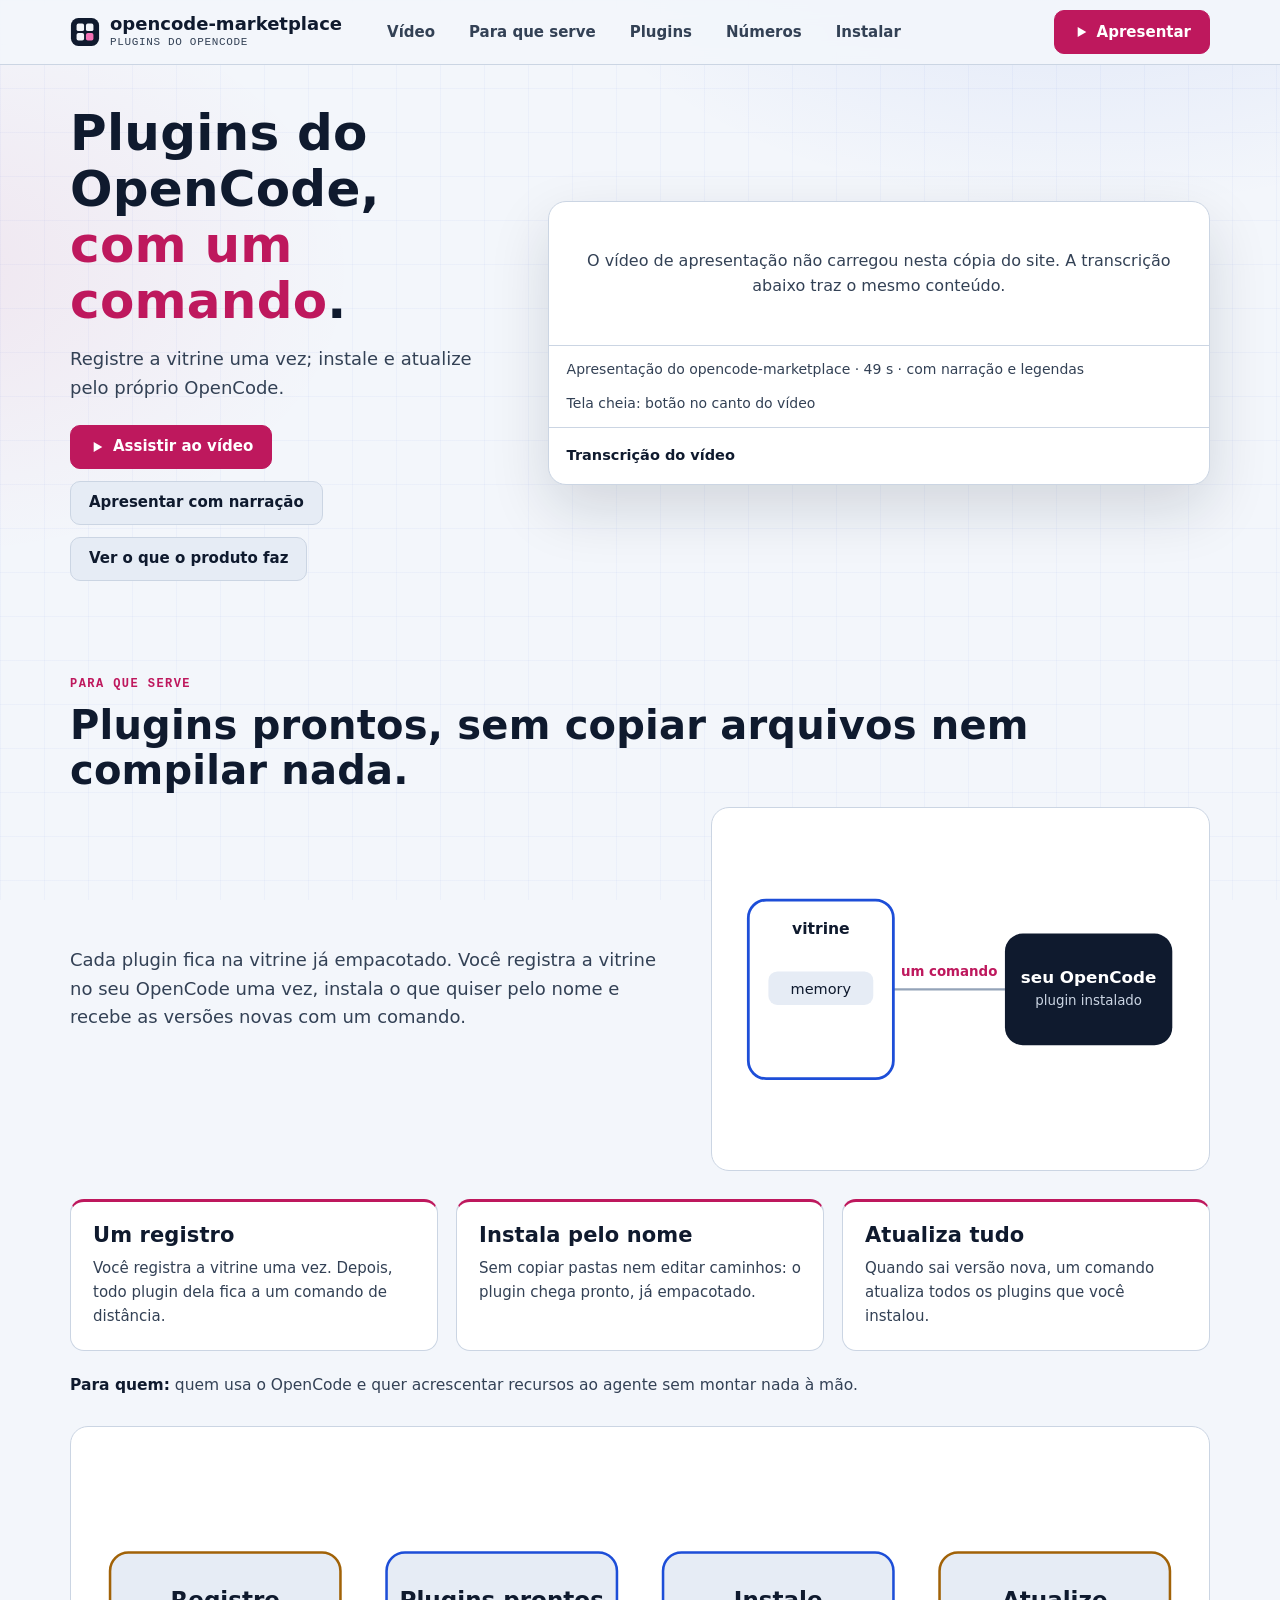
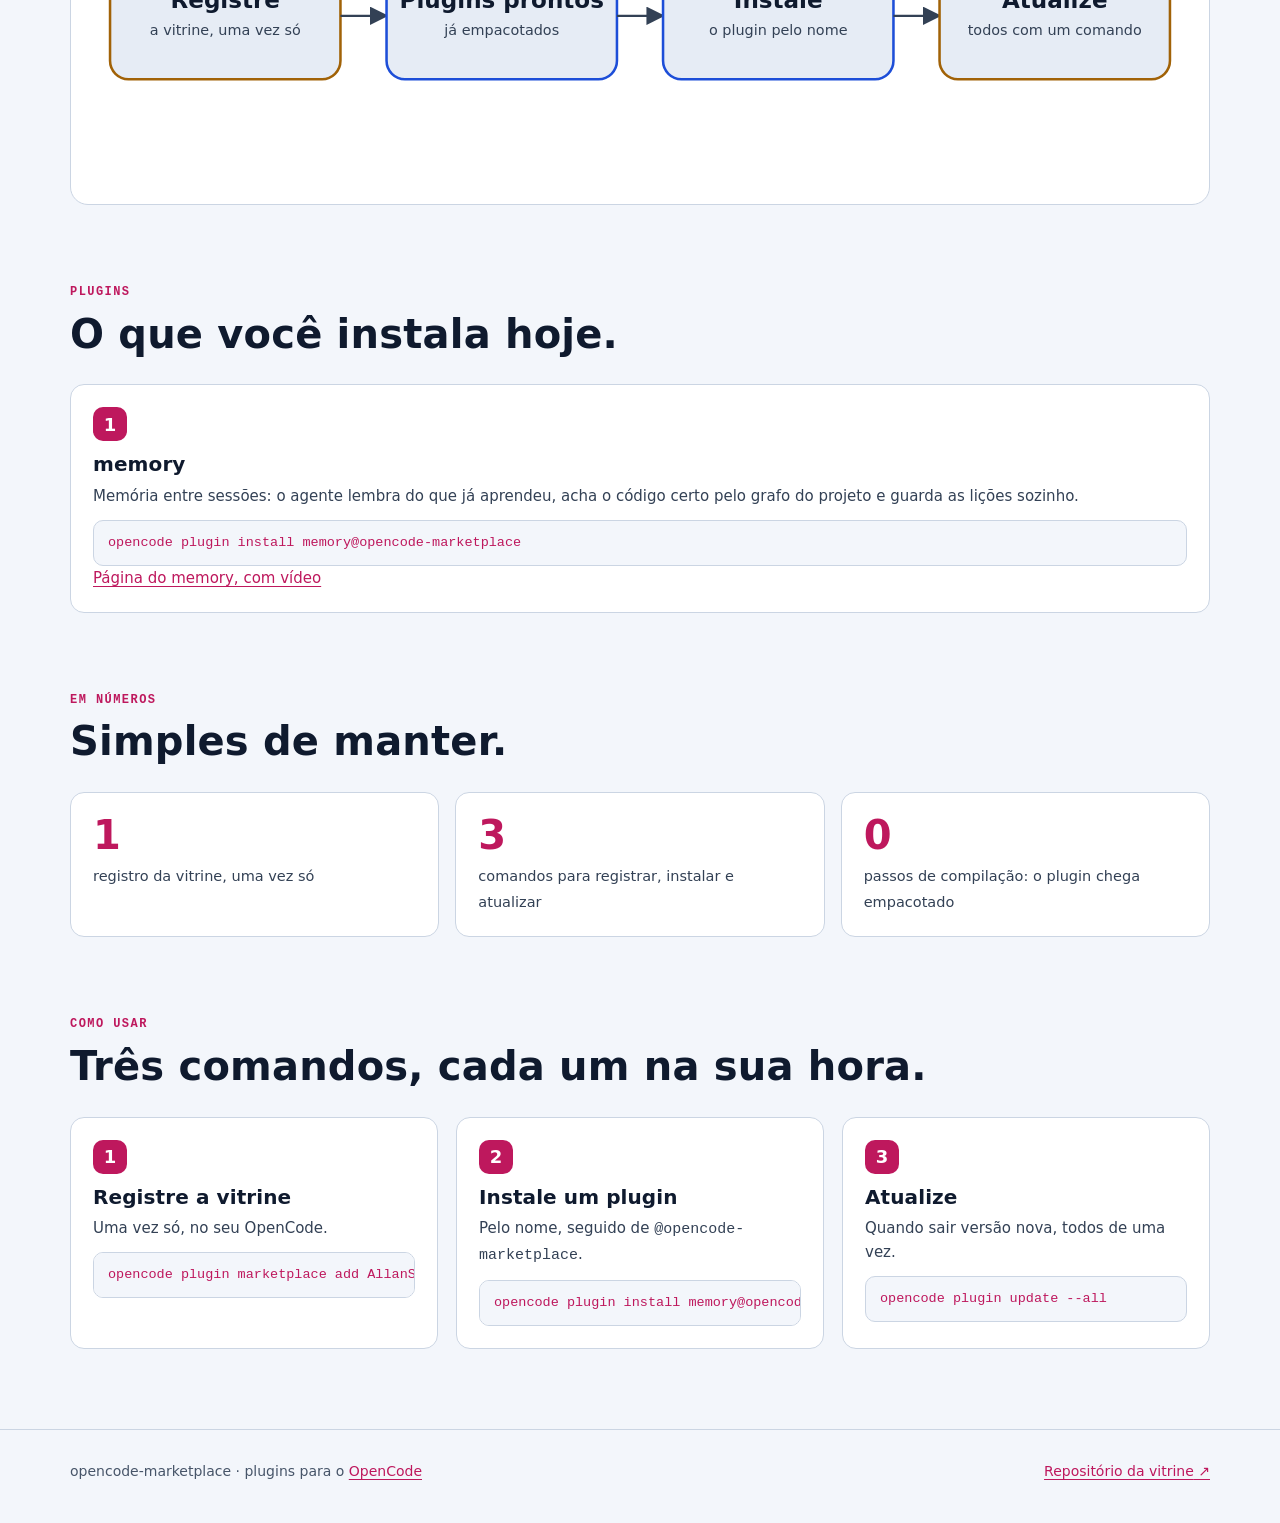
<file: docs/index.html>
<!doctype html>
<html lang="pt-BR">
<head>
<meta charset="utf-8">
<meta name="viewport" content="width=device-width, initial-scale=1">
<meta name="description" content="opencode-marketplace: vitrine de plugins para o OpenCode. Registre uma vez, instale cada plugin pelo nome e atualize todos com um comando.">
<meta name="theme-color" content="#f3f6fb">
<meta property="og:type" content="website">
<meta property="og:title" content="opencode-marketplace — plugins do OpenCode, com um comando">
<meta property="og:description" content="Registre a vitrine uma vez, instale cada plugin pelo nome e atualize todos com um comando.">
<meta property="og:url" content="https://allansantos-dv.github.io/opencode-marketplace/">
<meta property="og:image" content="https://allansantos-dv.github.io/opencode-marketplace/media/apresentacao-poster.jpg">
<meta name="twitter:card" content="summary_large_image">
<meta http-equiv="Content-Security-Policy" content="default-src 'self'; style-src 'self'; script-src 'self'; img-src 'self' data:; media-src 'self'; font-src 'self'; base-uri 'self'; object-src 'none'">
<link rel="icon" href="assets/mark.svg" type="image/svg+xml">
<link rel="stylesheet" href="assets/styles.css">
<script src="assets/site.js" defer></script>
<title>opencode-marketplace — plugins do OpenCode, com um comando</title>
</head>
<body>
<a class="sr" href="#conteudo">Pular para o conteúdo</a>
<header class="topo"><div class="topo-in">
  <a class="marca" href="./"><svg viewBox="0 0 32 32" aria-hidden="true"><rect x="1" y="1" width="30" height="30" rx="8" fill="#0f1a2e"/><rect x="7" y="7" width="8" height="8" rx="2" fill="#f3f6fb"/><rect x="17" y="7" width="8" height="8" rx="2" fill="#f3f6fb"/><rect x="7" y="17" width="8" height="8" rx="2" fill="#f3f6fb"/><rect x="17" y="17" width="8" height="8" rx="2" fill="#f472b6"/></svg><span>opencode-marketplace<small>plugins do OpenCode</small></span></a>
  <nav class="nav" aria-label="Seções"><a href="#video">Vídeo</a><a href="#produto">Para que serve</a><a href="#plugins">Plugins</a><a href="#numeros">Números</a><a href="#uso">Instalar</a></nav>
  <button class="btn pri" type="button" data-apresentar><svg viewBox="0 0 24 24" aria-hidden="true"><path fill="currentColor" d="M7 4.5v15l13-7.5z"/></svg>Apresentar</button>
</div></header>

<main id="conteudo" tabindex="-1">
<div class="wrap">
  <section class="hero" id="video" aria-labelledby="h-topo">
    <div class="hero-txt">
      <h1 id="h-topo">Plugins do OpenCode, <em>com um comando</em>.</h1>
      <p class="lead">Registre a vitrine uma vez; instale e atualize pelo próprio OpenCode.</p>
      <div class="acoes">
        <button class="btn pri" type="button" data-assistir><svg viewBox="0 0 24 24" aria-hidden="true"><path fill="currentColor" d="M7 4.5v15l13-7.5z"/></svg>Assistir ao vídeo</button>
        <button class="btn" type="button" data-apresentar>Apresentar com narração</button>
        <a class="btn" href="#produto">Ver o que o produto faz</a>
      </div>
    </div>
    <div class="video" id="video-box">
      <video id="apresentacao" controls playsinline preload="metadata" poster="media/apresentacao-poster.jpg">
        <source src="media/apresentacao.mp4" type="video/mp4">
        <track kind="captions" src="media/apresentacao.vtt" srclang="pt-BR" label="Português">
      </video>
      <p class="vazio" id="video-vazio" hidden>O vídeo de apresentação não carregou nesta cópia do site. A transcrição abaixo traz o mesmo conteúdo.</p>
      <p class="legenda"><span>Apresentação do opencode-marketplace · 49 s · com narração e legendas</span><span>Tela cheia: botão no canto do vídeo</span></p>
      <details class="transcricao"><summary>Transcrição do vídeo</summary><div id="transcricao-texto"><p>Este é o opencode-marketplace: uma vitrine de plugins para o OpenCode. Você registra uma vez e instala cada plugin com um comando.</p><p>Você registra a vitrine no seu OpenCode, instala o plugin pelo nome e, quando sair versão nova, atualiza todos de uma vez.</p><p>Na vitrine, cada plugin tem a sua página, com o que ele faz e o comando para instalar. O primeiro é o memory, que dá memória entre sessões ao seu agente.</p><p>São três comandos: um para registrar a vitrine, um para instalar o plugin e um para atualizar tudo. Nada para compilar: o plugin já chega pronto.</p><p>Um registro, uma vez só. Três comandos para tudo. E nenhum passo de compilação na sua máquina.</p><p>opencode-marketplace: plugins do OpenCode com um comando. Registre a vitrine e instale o primeiro.</p></div></details>
    </div>
  </section>

  <section class="secao" id="produto" aria-labelledby="h-produto">
    <p class="eyebrow">Para que serve</p>
    <h2 id="h-produto">Plugins prontos, sem copiar arquivos nem compilar nada.</h2>
    <div class="intro-motor">
      <p class="lead">Cada plugin fica na vitrine já empacotado. Você registra a vitrine no seu OpenCode uma vez, instala o que quiser pelo nome e recebe as versões novas com um comando.</p>
      <div class="hero-art" role="img" aria-label="A vitrine guarda os plugins prontos; o seu OpenCode registra a vitrine uma vez, instala pelo nome e atualiza">
        <svg viewBox="0 0 420 300" aria-hidden="true">
          <g fill="none" stroke="#94a3b8" stroke-width="2"><path d="M150 150 H250"/></g>
          <g font-family="Segoe UI,system-ui,sans-serif" font-size="13" fill="#0f1a2e">
            <rect x="20" y="70" width="130" height="160" rx="16" fill="#ffffff" stroke="#1d4ed8" stroke-width="2.5"/>
            <text x="85" y="100" text-anchor="middle" font-weight="700" font-size="14">vitrine</text>
            <rect x="38" y="134" width="94" height="30" rx="8" fill="#e6ecf5"/><text x="85" y="154" text-anchor="middle">memory</text>
            <text x="200" y="138" text-anchor="middle" fill="#be185d" font-weight="700" font-size="12">um comando</text>
            <rect x="250" y="100" width="150" height="100" rx="16" fill="#0f1a2e"/>
            <text x="325" y="144" text-anchor="middle" font-weight="700" fill="#ffffff" font-size="15">seu OpenCode</text><text x="325" y="164" text-anchor="middle" fill="#cbd5e3" font-size="12">plugin instalado</text>
          </g>
        </svg>
      </div>
    </div>
    <div class="razoes">
      <div class="razao"><h3>Um registro</h3><p>Você registra a vitrine uma vez. Depois, todo plugin dela fica a um comando de distância.</p></div>
      <div class="razao"><h3>Instala pelo nome</h3><p>Sem copiar pastas nem editar caminhos: o plugin chega pronto, já empacotado.</p></div>
      <div class="razao"><h3>Atualiza tudo</h3><p>Quando sai versão nova, um comando atualiza todos os plugins que você instalou.</p></div>
    </div>
    <p class="para"><b>Para quem:</b> quem usa o OpenCode e quer acrescentar recursos ao agente sem montar nada à mão.</p>
    <div class="mapa-box">
      <svg class="mapa" id="mapa" viewBox="0 0 960 300" role="img" aria-label="Fluxo: você registra a vitrine no seu OpenCode; cada plugin está na vitrine já empacotado; você instala pelo nome; um comando atualiza todos quando sai versão nova">
        <defs><marker id="seta" viewBox="0 0 10 10" refX="9" refY="5" markerWidth="8" markerHeight="8" orient="auto-start-reverse"><path d="M0 0L10 5L0 10z" fill="#334155"/></marker></defs>
        <g class="no c-ambar" data-s="1"><rect x="20" y="95" width="200" height="110" rx="16"/><text class="t" x="120" y="143" text-anchor="middle">Registre</text><text class="s" x="120" y="167" text-anchor="middle">a vitrine, uma vez só</text></g>
        <g data-s="2"><path class="lig" d="M220 150 H260" marker-end="url(#seta)"/><g class="no c-teal"><rect x="260" y="95" width="200" height="110" rx="16"/><text class="t" x="360" y="143" text-anchor="middle">Plugins prontos</text><text class="s" x="360" y="167" text-anchor="middle">já empacotados</text></g></g>
        <g data-s="3"><path class="lig" d="M460 150 H500" marker-end="url(#seta)"/><g class="no c-teal"><rect x="500" y="95" width="200" height="110" rx="16"/><text class="t" x="600" y="143" text-anchor="middle">Instale</text><text class="s" x="600" y="167" text-anchor="middle">o plugin pelo nome</text></g></g>
        <g data-s="4"><path class="lig" d="M700 150 H740" marker-end="url(#seta)"/><g class="no c-ambar"><rect x="740" y="95" width="200" height="110" rx="16"/><text class="t" x="840" y="143" text-anchor="middle">Atualize</text><text class="s" x="840" y="167" text-anchor="middle">todos com um comando</text></g></g>
      </svg>
    </div>
  </section>

  <section class="secao" id="plugins" aria-labelledby="h-plugins">
    <p class="eyebrow">Plugins</p>
    <h2 id="h-plugins">O que você instala hoje.</h2>
    <div class="passos">
      <div class="passo"><h3>memory</h3><p>Memória entre sessões: o agente lembra do que já aprendeu, acha o código certo pelo grafo do projeto e guarda as lições sozinho.</p><pre>opencode plugin install memory@opencode-marketplace</pre><p><a href="https://allansantos-dv.github.io/opencode-memory/">Página do memory, com vídeo</a></p></div>
    </div>
  </section>

  <section class="secao" id="numeros" aria-labelledby="h-numeros">
    <p class="eyebrow">Em números</p>
    <h2 id="h-numeros">Simples de manter.</h2>
    <div class="metricas">
      <div class="metrica"><b>1</b><span>registro da vitrine, uma vez só</span></div>
      <div class="metrica"><b>3</b><span>comandos para registrar, instalar e atualizar</span></div>
      <div class="metrica"><b>0</b><span>passos de compilação: o plugin chega empacotado</span></div>
    </div>
  </section>
  <section class="secao" id="uso" aria-labelledby="h-uso">
    <p class="eyebrow">Como usar</p>
    <h2 id="h-uso">Três comandos, cada um na sua hora.</h2>
    <div class="passos">
      <div class="passo"><h3>Registre a vitrine</h3><p>Uma vez só, no seu OpenCode.</p><pre>opencode plugin marketplace add AllanSantos-DV/opencode-marketplace</pre></div>
      <div class="passo"><h3>Instale um plugin</h3><p>Pelo nome, seguido de <code>@opencode-marketplace</code>.</p><pre>opencode plugin install memory@opencode-marketplace</pre></div>
      <div class="passo"><h3>Atualize</h3><p>Quando sair versão nova, todos de uma vez.</p><pre>opencode plugin update --all</pre></div>
    </div>
  </section>
</div>
</main>

<footer class="rodape"><div class="wrap">
  <span>opencode-marketplace · plugins para o <a href="https://opencode.ai" target="_blank" rel="noopener noreferrer">OpenCode<span class="sr"> (abre em nova aba)</span></a></span>
  <a href="https://github.com/AllanSantos-DV/opencode-marketplace" target="_blank" rel="noopener noreferrer">Repositório da vitrine<span class="sr"> (abre em nova aba)</span> ↗</a>
</div></footer>
</body>
</html>
</file>
<file: docs/assets/styles.css>
/* opencode-marketplace — vitrine de plugins do OpenCode. Fundo claro de grade técnica, magenta como sinal (o comando),
   azul para os plugins. Sem fontes nem recursos externos (abre offline): Bahnschrift nos títulos, Segoe UI no texto, Cascadia Mono nos rótulos. */
:root{
  --bg:#f3f6fb; --bg2:#ffffff; --bg3:#e6ecf5; --linha:#cbd5e3; --txt:#0f1a2e; --mut:#334155; --fraco:#475569;
  --acento:#be185d; --teal:#1d4ed8; --coral:#b91c1c; --ambar:#a16207; --foco:#1d4ed8; --tinta:#ffffff;
  --f-tit:"Bahnschrift","Segoe UI Variable Display","Segoe UI",system-ui,sans-serif;
  --f-txt:"Segoe UI Variable Text","Segoe UI",system-ui,-apple-system,sans-serif;
  --f-mono:"Cascadia Mono","Cascadia Code",Consolas,"SF Mono",monospace;
  --topo:64px;
}
*{box-sizing:border-box}
html{color-scheme:light;scroll-behavior:smooth;scroll-padding-top:calc(var(--topo) + 12px)}
body{margin:0;background:var(--bg);color:var(--txt);font:400 16px/1.6 var(--f-txt);min-height:100vh;
  background-image:radial-gradient(900px 500px at 85% -10%,rgba(29,78,216,.10),transparent 60%),radial-gradient(700px 480px at -5% 30%,rgba(190,24,93,.07),transparent 60%),
  linear-gradient(rgba(29,78,216,.035) 1px,transparent 1px),linear-gradient(90deg,rgba(29,78,216,.035) 1px,transparent 1px);
  background-size:auto,auto,44px 44px,44px 44px;background-attachment:fixed}
a{color:var(--acento);text-underline-offset:3px}
a:hover{color:#9d174d}
:focus-visible{outline:3px solid var(--foco);outline-offset:3px;border-radius:6px}
.sr{position:absolute;width:1px;height:1px;overflow:hidden;clip:rect(0 0 0 0);white-space:nowrap}
.sr:focus{position:fixed;left:12px;top:12px;width:auto;height:auto;clip:auto;background:var(--foco);color:var(--tinta);padding:10px 14px;border-radius:8px;z-index:100;font-weight:700}
h1,h2,h3{font-family:var(--f-tit);line-height:1.12;margin:0;letter-spacing:.005em}
p{margin:0}
[hidden]{display:none!important}
.wrap{max-width:1180px;margin:0 auto;padding:0 20px}

/* topo */
.topo{position:sticky;top:0;z-index:40;background:rgba(243,246,251,.94);backdrop-filter:blur(10px);border-bottom:1px solid var(--linha)}
.topo-in{max-width:1180px;margin:0 auto;padding:0 20px;min-height:var(--topo);display:flex;align-items:center;gap:18px}
.marca{display:flex;align-items:center;gap:10px;min-height:44px;font:700 18px/1 var(--f-tit);color:var(--txt);text-decoration:none;white-space:nowrap}
.marca svg{width:30px;height:30px;flex:none}
.marca small{display:block;font:500 11px/1.2 var(--f-mono);color:var(--mut);letter-spacing:.06em;text-transform:uppercase;margin-top:3px}
.nav{display:flex;gap:4px;margin-left:12px;flex:1;min-width:0;overflow-x:auto}
.nav a{color:var(--mut);text-decoration:none;padding:10px 14px;border-radius:9px;font-weight:600;font-size:15px;min-height:44px;display:inline-flex;align-items:center;white-space:nowrap;border:1px solid transparent}
.nav a:hover{color:var(--txt);background:var(--bg3)}

/* botões */
.btn{display:inline-flex;align-items:center;gap:8px;min-height:44px;padding:10px 18px;border-radius:10px;border:1px solid var(--linha);background:var(--bg3);color:var(--txt);font:600 15px/1 var(--f-txt);cursor:pointer;text-decoration:none}
.btn:hover{border-color:var(--acento);color:var(--txt)}
.btn.pri{background:var(--acento);border-color:var(--acento);color:var(--tinta);font-weight:700}
.btn.pri:hover{background:#9d174d;border-color:#9d174d;color:var(--tinta)}
.btn.peq{min-height:40px;padding:8px 14px;font-size:14px}
.btn svg{width:16px;height:16px;flex:none}

/* seções */
.secao{padding:72px 0 8px}
.eyebrow{font:600 12px/1.2 var(--f-mono);letter-spacing:.12em;text-transform:uppercase;color:var(--acento);margin-bottom:12px}
.secao h2{font-size:clamp(28px,4vw,40px);margin-bottom:14px}
.lead{color:var(--mut);font-size:18px;max-width:68ch}
.hero{padding:40px 0 24px;display:grid;grid-template-columns:.8fr 1.2fr;gap:36px;align-items:center}
.hero h1{font-size:clamp(32px,4.2vw,50px);margin-bottom:16px}
.hero .video{margin:0;width:100%;min-width:0}
.intro-motor{display:grid;grid-template-columns:1.1fr .9fr;gap:32px;align-items:center;margin:8px 0 28px}
.hero h1 em{font-style:normal;color:var(--acento)}
.acoes{display:flex;flex-wrap:wrap;gap:12px;margin-top:22px}
.hero-art{border:1px solid var(--linha);border-radius:18px;background:var(--bg2);padding:14px}
.hero-art svg{display:block;width:100%;height:auto}

/* cor de cada bloco (sem style inline: a CSP do site não permite) */
.c-coral{--cor:var(--coral)}.c-ambar{--cor:var(--ambar)}.c-teal{--cor:var(--teal)}.c-claro{--cor:var(--txt)}

/* para que serve: três razões */
.razoes{display:grid;grid-template-columns:repeat(3,1fr);gap:18px;margin:8px 0 22px}
.razao{background:var(--bg2);border:1px solid var(--linha);border-top:3px solid var(--acento);border-radius:14px;padding:22px}
.razao h3{font-size:21px;margin-bottom:8px}
.razao p{color:var(--mut);font-size:15px}
.para{color:var(--mut);font-size:15.5px;max-width:80ch}
.para b{color:var(--txt);font-weight:600}
.sub{font-size:22px;margin:36px 0 14px}
.fichas.fixas .ficha{opacity:1;transform:none;--cor:var(--coral)}
.fichas.fixas{grid-template-columns:repeat(4,1fr)}
.transcricao{border-top:1px solid var(--linha);padding:12px 18px;color:var(--mut);font-size:14.5px}
.transcricao summary{cursor:pointer;color:var(--txt);font-weight:600;min-height:32px;display:flex;align-items:center}
.transcricao p{margin-top:10px}
.mapa-box{margin-top:28px;border:1px solid var(--linha);border-radius:18px;background:var(--bg2);padding:16px}
.mapa-box svg{display:block;width:100%;height:auto}

/* diagrama (compartilhado com o modo Apresentar) */
.mapa text{font-family:var(--f-txt);fill:var(--txt)}
.mapa .t{font:700 20px var(--f-tit)}
.mapa .s{font:500 12.5px var(--f-txt);fill:var(--mut)}
.mapa .r{font:600 12px var(--f-mono);fill:var(--ambar);letter-spacing:.04em}
.mapa .no rect{fill:var(--bg3);stroke:var(--cor,var(--acento));stroke-width:2.2}
.mapa .lig{fill:none;stroke:var(--mut);stroke-width:2;stroke-dasharray:none}
.mapa .lig.nar{stroke:var(--coral);stroke-dasharray:7 6}
.mapa .base rect{fill:var(--bg);stroke:var(--linha);stroke-width:2;stroke-dasharray:6 6}
.mapa [data-s]{transition:opacity .5s ease}
.mapa.prog [data-s]{opacity:0}
.mapa.prog [data-s].on{opacity:1}

/* vídeo: 16:9 de verdade, sem faixas pretas; a largura acompanha a altura da janela para o vídeo e os controles caberem inteiros */
.video{margin:28px auto 0;width:min(100%,max(640px,calc((100vh - 400px)*16/9)),1040px);min-width:min(100%,320px);border:1px solid var(--linha);border-radius:18px;background:var(--bg2);overflow:hidden;box-shadow:0 24px 60px rgba(15,26,46,.14)}
.video video{display:block;width:100%;aspect-ratio:16/9;object-fit:contain;background:#000}
.video .legenda{padding:12px 18px;color:var(--mut);font-size:14px;border-top:1px solid var(--linha);display:flex;justify-content:space-between;gap:12px;flex-wrap:wrap}
.video .vazio{padding:46px 20px;text-align:center;color:var(--mut)}

/* como usar */
.passos{display:grid;grid-template-columns:repeat(auto-fit,minmax(260px,1fr));gap:18px;margin-top:28px;counter-reset:p}
.passo{background:var(--bg2);border:1px solid var(--linha);border-radius:14px;padding:22px;counter-increment:p}
.passo::before{content:counter(p);display:grid;place-items:center;width:34px;height:34px;border-radius:10px;background:var(--acento);color:var(--tinta);font:700 18px var(--f-tit);margin-bottom:12px}
.passo h3{font-size:20px;margin-bottom:8px}
.passo p{color:var(--mut);font-size:15px}
pre{margin:12px 0 0;padding:12px 14px;border-radius:10px;background:var(--bg);border:1px solid var(--linha);overflow-x:auto;font:500 13.5px/1.5 var(--f-mono);color:var(--acento)}

/* métricas */
.metricas{display:grid;grid-template-columns:repeat(3,1fr);gap:16px;margin-top:28px}
.metrica{background:var(--bg2);border:1px solid var(--linha);border-radius:14px;padding:22px}
.metrica b{display:block;font:700 40px/1 var(--f-tit);color:var(--acento);margin-bottom:8px}
.metrica span{color:var(--mut);font-size:14.5px}

.rodape{margin-top:72px;padding:30px 0 44px;border-top:1px solid var(--linha);color:var(--fraco);font-size:14px}
.rodape .wrap{display:flex;flex-wrap:wrap;gap:12px 28px;justify-content:space-between}

/* modo Apresentar */
.apres{position:fixed;inset:0;z-index:90;background:var(--bg);display:grid;grid-template-rows:auto 1fr auto auto;
  background-image:radial-gradient(900px 500px at 85% -10%,rgba(29,78,216,.12),transparent 60%),linear-gradient(rgba(29,78,216,.035) 1px,transparent 1px),linear-gradient(90deg,rgba(29,78,216,.035) 1px,transparent 1px);background-size:auto,44px 44px,44px 44px}
.apres-topo{display:flex;align-items:center;gap:14px;padding:12px 20px;border-bottom:1px solid var(--linha)}
.apres-topo .pos{font:600 12px var(--f-mono);color:var(--mut);letter-spacing:.08em;margin-left:auto}
.apres-corpo{display:grid;grid-template-columns:minmax(260px,.8fr) 1.4fr;gap:28px;padding:24px 28px;min-height:0;align-items:center}
.apres-texto h2{font-size:clamp(28px,3.6vw,46px);margin-bottom:14px}
.apres-texto p{font-size:clamp(17px,1.7vw,22px);color:var(--mut);line-height:1.5}
.apres-visual{min-height:0;display:flex;align-items:center;justify-content:center}
.apres-visual svg{width:100%;max-height:100%;height:auto}
.fichas{display:grid;grid-template-columns:repeat(3,1fr);gap:14px;width:100%}
.ficha{--cor:var(--acento);border:1px solid var(--linha);border-top:3px solid var(--cor);border-radius:12px;background:var(--bg2);padding:18px;opacity:0;transform:translateY(10px);transition:opacity .5s ease,transform .5s ease}
.ficha.on{opacity:1;transform:none}
.ficha b{display:block;font:700 22px var(--f-tit);margin-bottom:6px}
.ficha span{color:var(--mut);font-size:14.5px}
.apres-barra{height:4px;background:var(--bg3)}
.apres-barra i{display:block;height:100%;width:0;background:var(--acento);transition:width .4s ease}
.apres-ctl{display:flex;flex-wrap:wrap;align-items:center;gap:10px;padding:12px 20px;border-top:1px solid var(--linha)}
.apres-ctl .aviso{color:var(--fraco);font-size:13px;margin-left:auto}
.apres-ctl .aviso.falha{color:var(--tinta);background:var(--coral);padding:6px 10px;border-radius:8px;font-weight:700}
.apres-indice{min-height:40px;max-width:100%;padding:8px 12px;border-radius:10px;border:1px solid var(--linha);background:var(--bg3);color:var(--txt);font:600 14px var(--f-txt)}

@media (max-width:860px){
  .hero{grid-template-columns:1fr;padding-top:28px;gap:24px}
  .intro-motor{grid-template-columns:1fr}
  .apres-corpo{grid-template-columns:1fr;overflow-y:auto;align-items:start}
  .fichas{grid-template-columns:repeat(2,1fr)}
  .nav{display:none}
  .metricas{grid-template-columns:repeat(2,1fr)}
  .razoes{grid-template-columns:1fr}
  .fichas.fixas{grid-template-columns:repeat(2,1fr)}
}
@media (max-width:520px){
  .metricas{grid-template-columns:1fr}
  .grade{grid-template-columns:1fr}
  .video .legenda span:last-child{display:none}
}
@media (prefers-reduced-motion:reduce){
  html{scroll-behavior:auto}
  .mapa [data-s],.ficha,.apres-barra i{transition:none}
  .ficha{transform:none}
}

/* visuais do Apresentar: o aviso na conversa e os comandos, revelados por fala */
.conversa,.comandos{width:100%;max-width:640px;display:flex;flex-direction:column;gap:16px}
.conversa .balao{background:var(--bg3);border:1px solid var(--linha);border-radius:14px;padding:18px 20px;font-size:clamp(16px,1.6vw,20px)}
.conversa .opcoes{display:flex;flex-wrap:wrap;gap:10px}
.conversa .opcoes span{border:1px solid var(--linha);border-radius:10px;padding:10px 14px;font-weight:600}
.conversa .opcoes span:first-child{background:var(--acento);border-color:var(--acento);color:var(--tinta)}
.comandos pre{margin:0;font-size:clamp(13px,1.3vw,16px)}
.conversa [data-s],.comandos [data-s]{opacity:0;transform:translateY(8px);transition:opacity .5s ease,transform .5s ease}
.conversa [data-s].on,.comandos [data-s].on{opacity:1;transform:none}
.para code{font:500 14px var(--f-mono);color:var(--acento)}
@media (prefers-reduced-motion:reduce){
  .conversa [data-s],.comandos [data-s]{transition:none;transform:none}
}
@media (max-width:420px){
  .topo-in{gap:10px;padding:0 12px}
  .marca{font-size:15px;gap:8px}
  .marca small{display:none}
  .topo .btn{padding:10px 12px;margin-left:auto}
}
</file>
